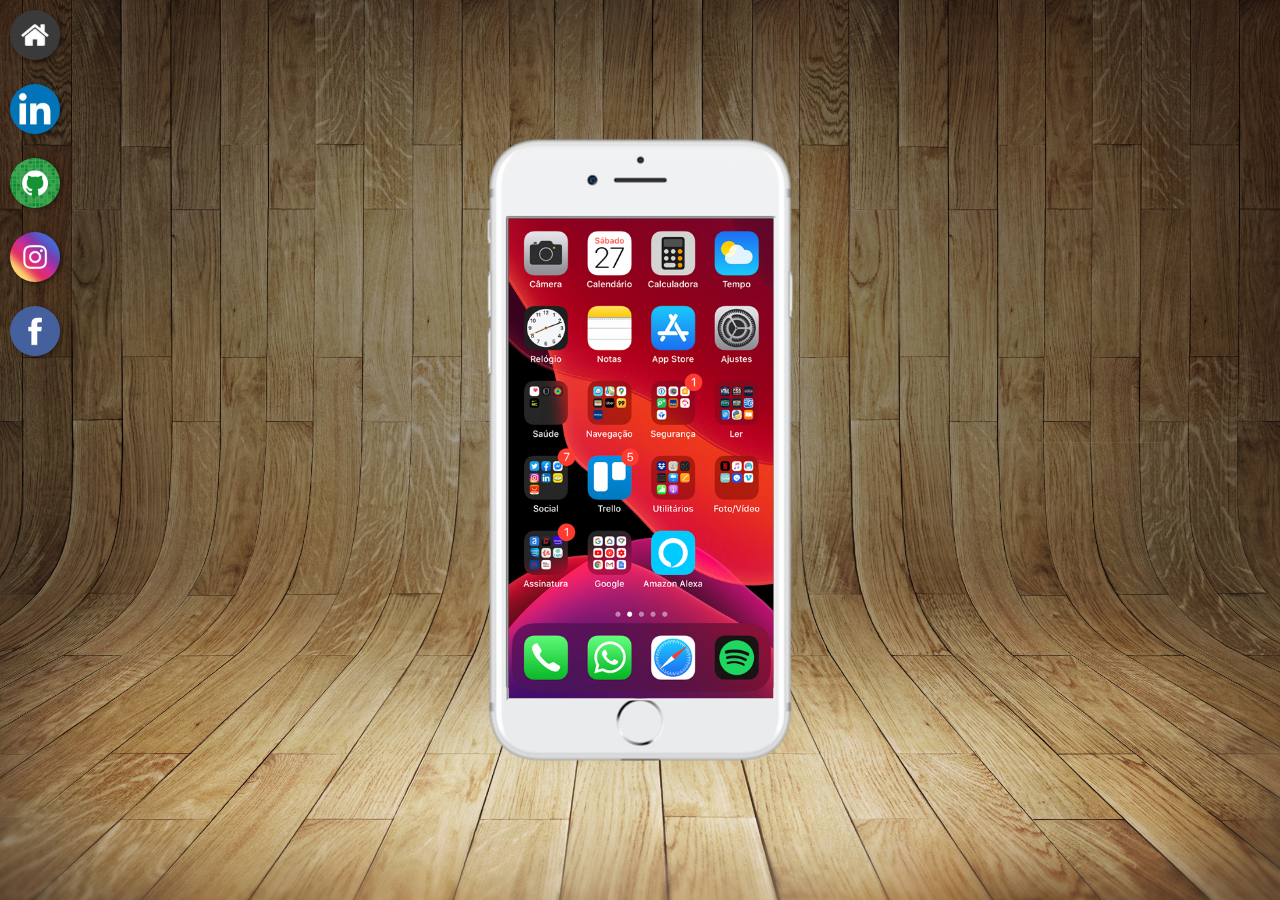
<file: index.html>
<!DOCTYPE html>
<html lang="pt-BR">
<head>
    <meta charset="UTF-8">
    <meta name="viewport" content="width=device-width, initial-scale=1.0">
    <title>Projeto Redes sociais</title>
    <link rel="shortcut icon" href="favicon.ico" type="image/x-icon">
    <link rel="stylesheet" href="estilos/style.css">
</head>
<body>
    <main>
        <section id="telefone">
            <iframe src="home.html" name="tela" id="tela"></iframe>

        </section>
        <section id="redes">
            <a href="home.html" target="tela"><img src="imagens/logo-home.jpg" alt="Home"></a> <br>
            <a href="linkedin.html" target="tela"><img src="imagens/logo-linkedin.jpg" alt="Linkedin" style="" id="linkedin"></a> <br>
            <a href="github.html" target="tela"><img src="imagens/logo-github.jpg" alt="GitHub"></a> <br>
            <a href="instagram.html" target="tela"><img src="imagens/logo-instagram.jpg" alt="Instagram"></a> <br>
            <a href="facebook.html" target="tela"><img src="imagens/logo-facebook.jpg" alt="Facebook"></a> <br>
        </section>
    </main>
    
</body>
</html>
</file>
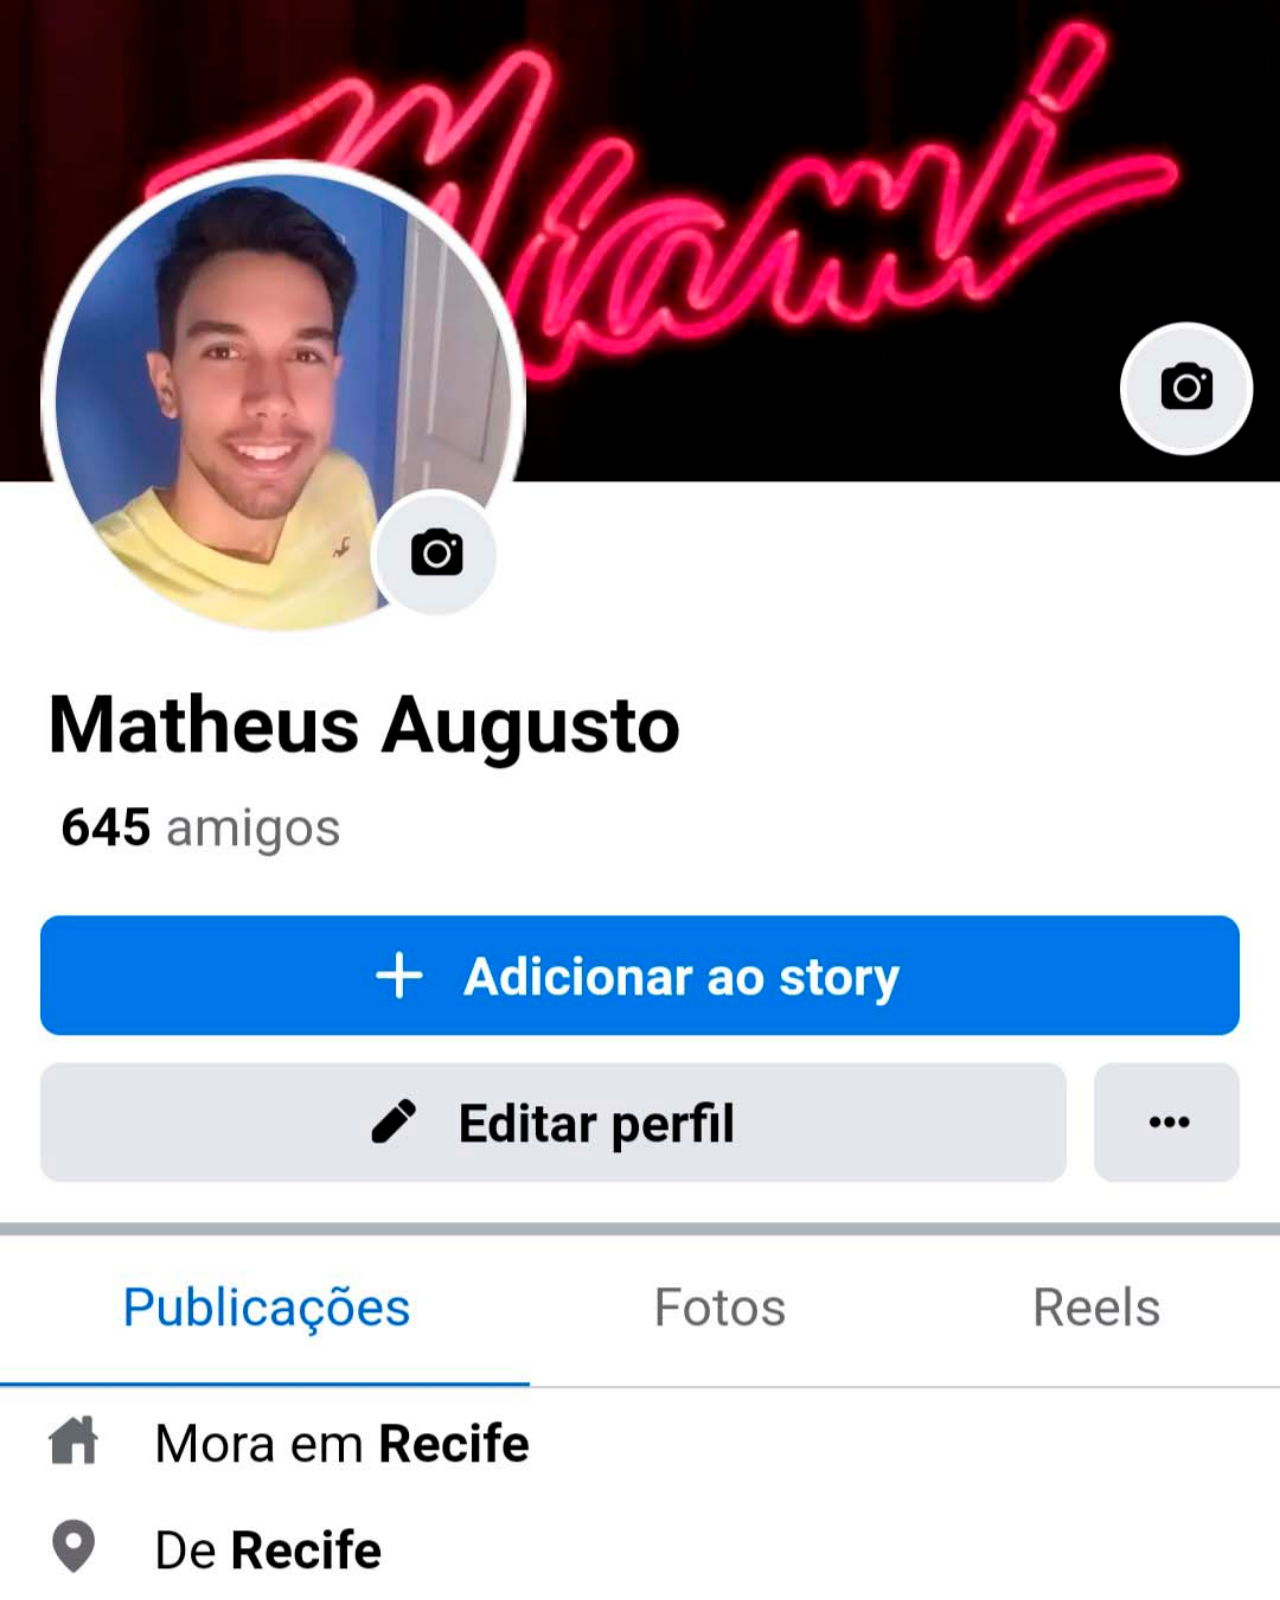
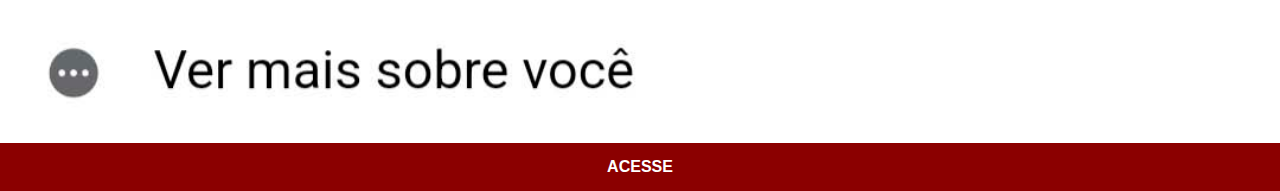
<file: facebook.html>
<!DOCTYPE html>
<html lang="pt-BR">
<head>
    <meta charset="UTF-8">
    <meta name="viewport" content="width=device-width, initial-scale=1.0">
    <title>Facebook</title>
    <link rel="stylesheet" href="estilos/social.css">
</head>
<body>
    <img src="imagens/tela-facebook.jpg" alt="Facebook">
    <a href="https://www.facebook.com/matheus.augusto.161009/" target="_blank">ACESSE</a>
    
</body>
</html>
</file>
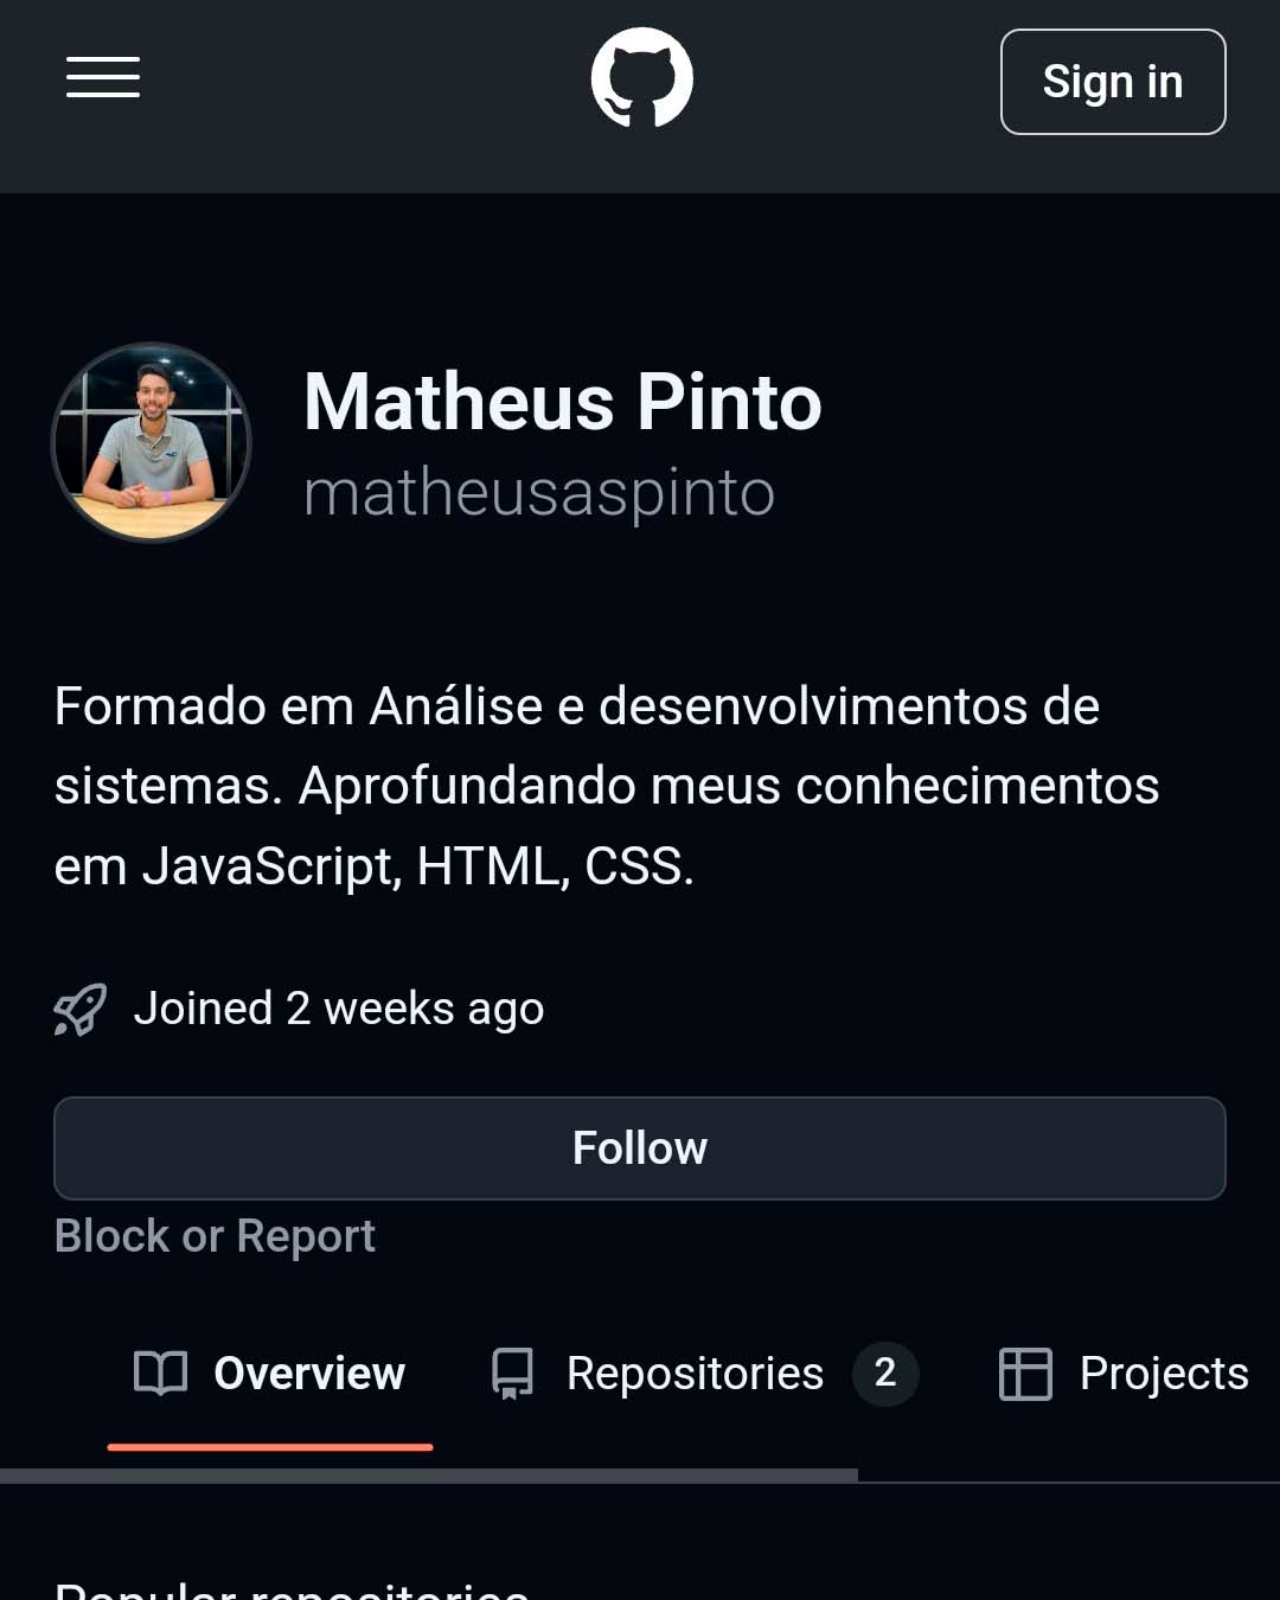
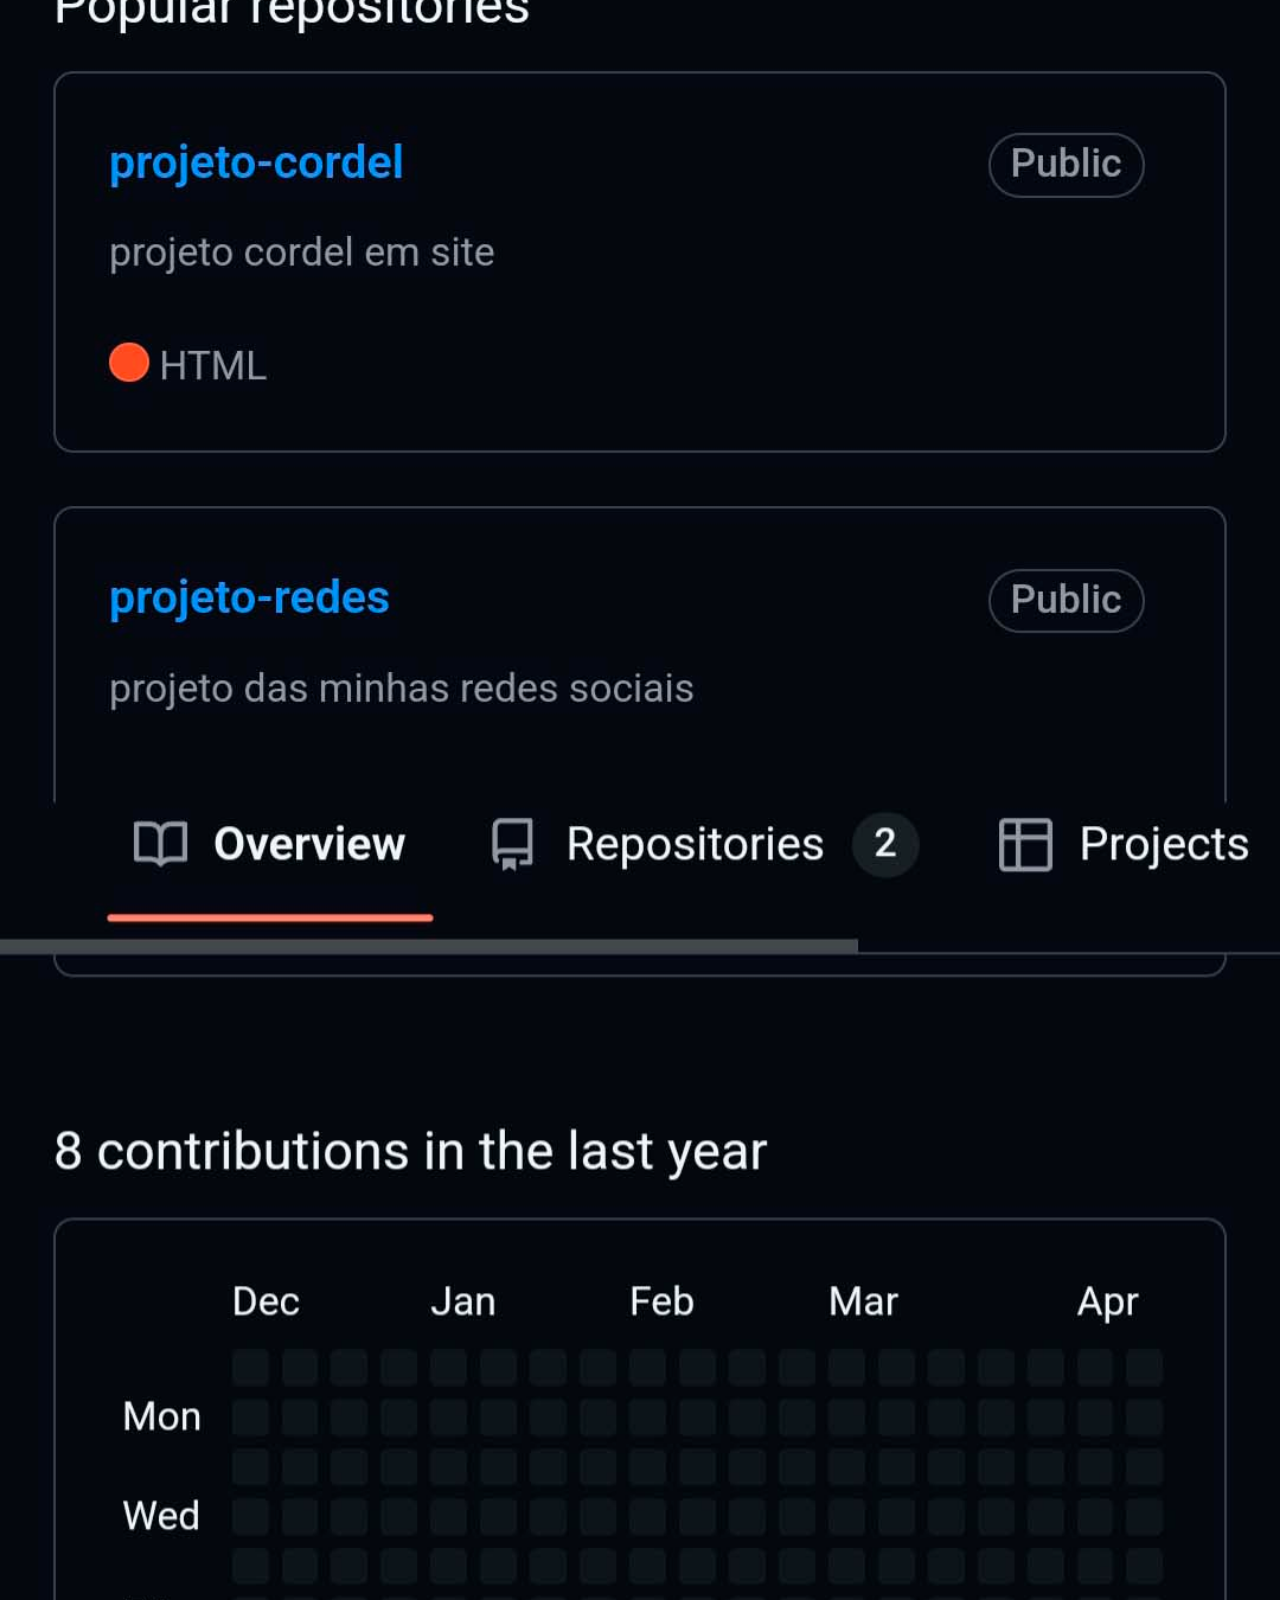
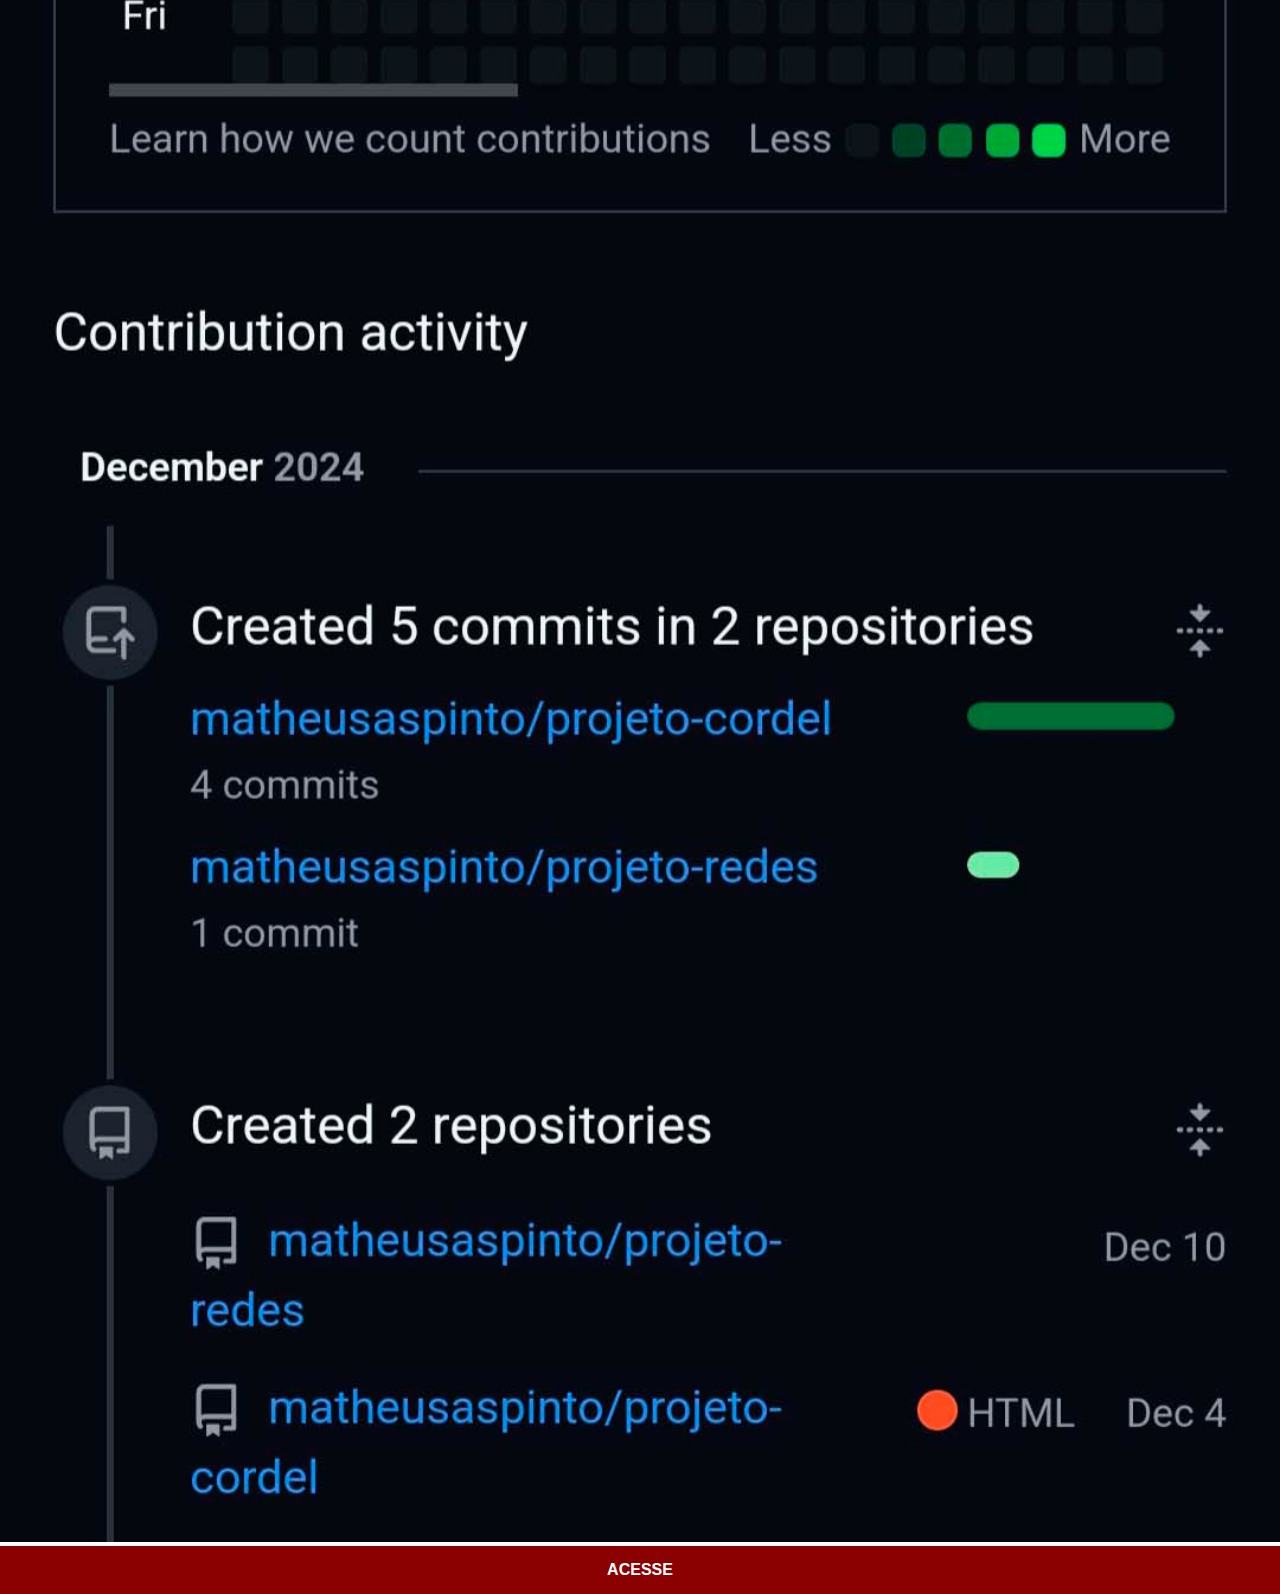
<file: github.html>
<!DOCTYPE html>
<html lang="pt-BR">
<head>
    <meta charset="UTF-8">
    <meta name="viewport" content="width=device-width, initial-scale=1.0">
    <title>Github</title>
    <link rel="stylesheet" href="estilos/social.css">
</head>
<body>
    <img src="imagens/tela-github.jpg" alt="github">
    <a href="https://github.com/matheusaspinto" target="_blank">ACESSE</a>
    
</body>
</html>
</file>
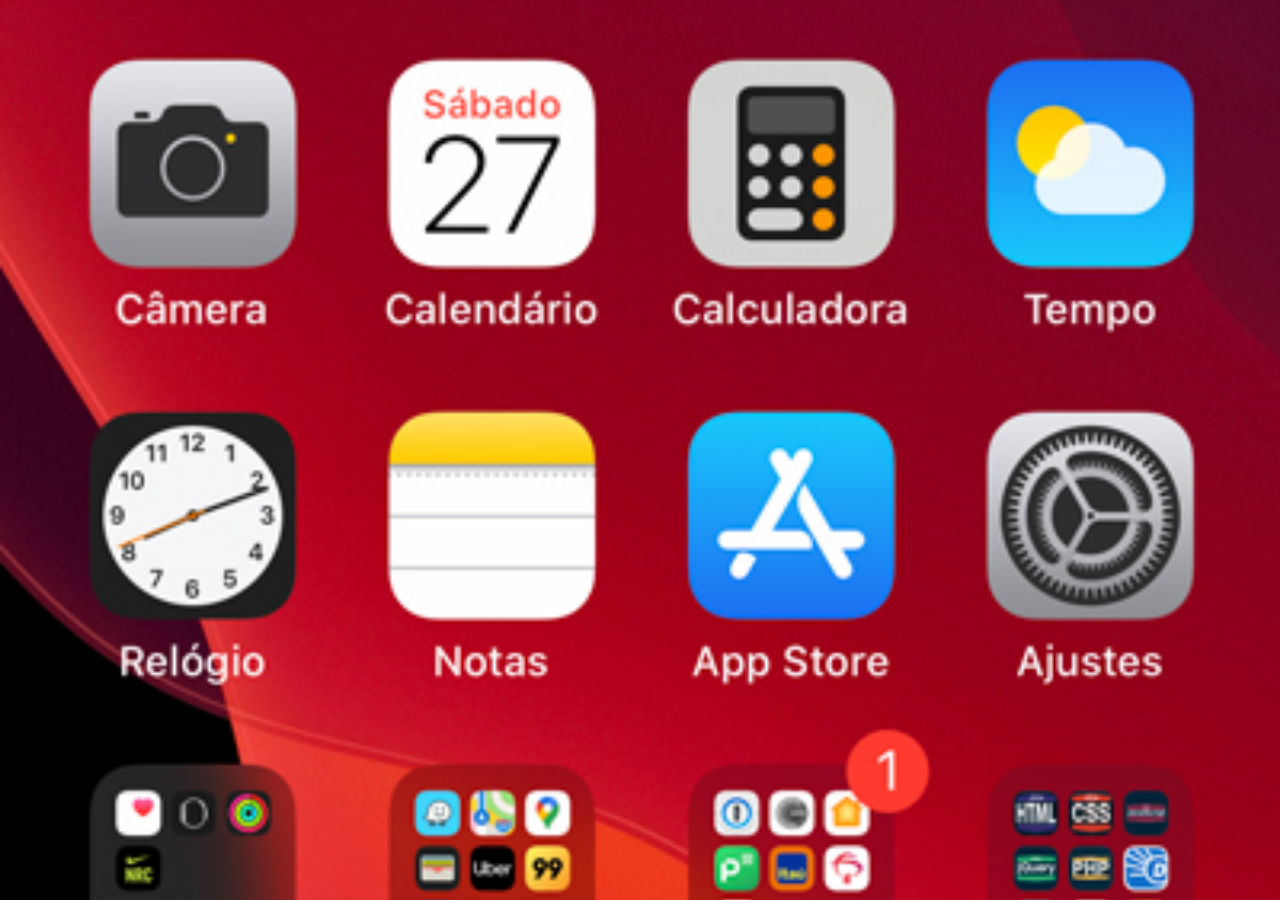
<file: home.html>
<!DOCTYPE html>
<html lang="pt-BR">
<head>
    <meta charset="UTF-8">
    <meta name="viewport" content="width=device-width, initial-scale=1.0">
    <title>Home</title>
<style>
    *{
        padding: 0px;
        margin: 0px;
    }
    body{
        width: 100vw;
        height: 100vh;
        background: url(imagens/tela-home.jpg) no-repeat top center;
        background-size: cover;
    }
</style>
</head>
<body>
    
</body>
</html>
</file>
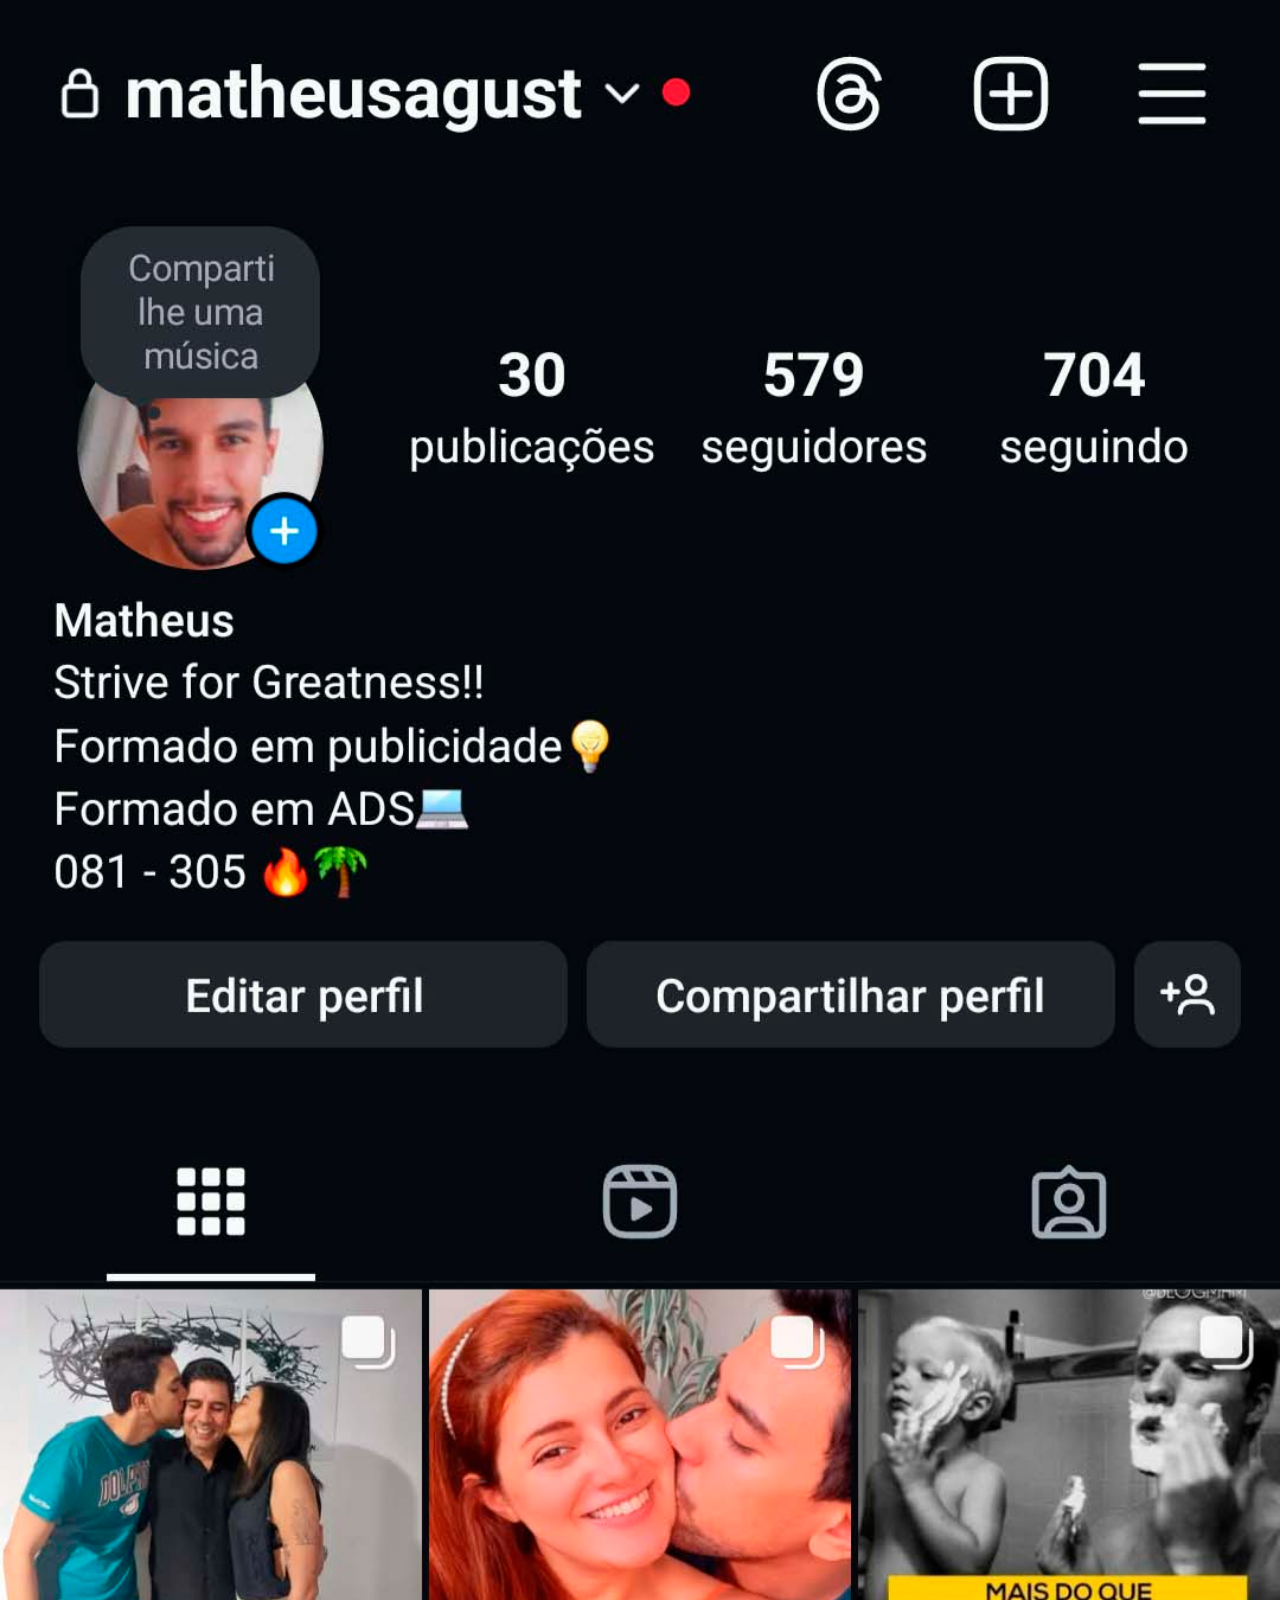
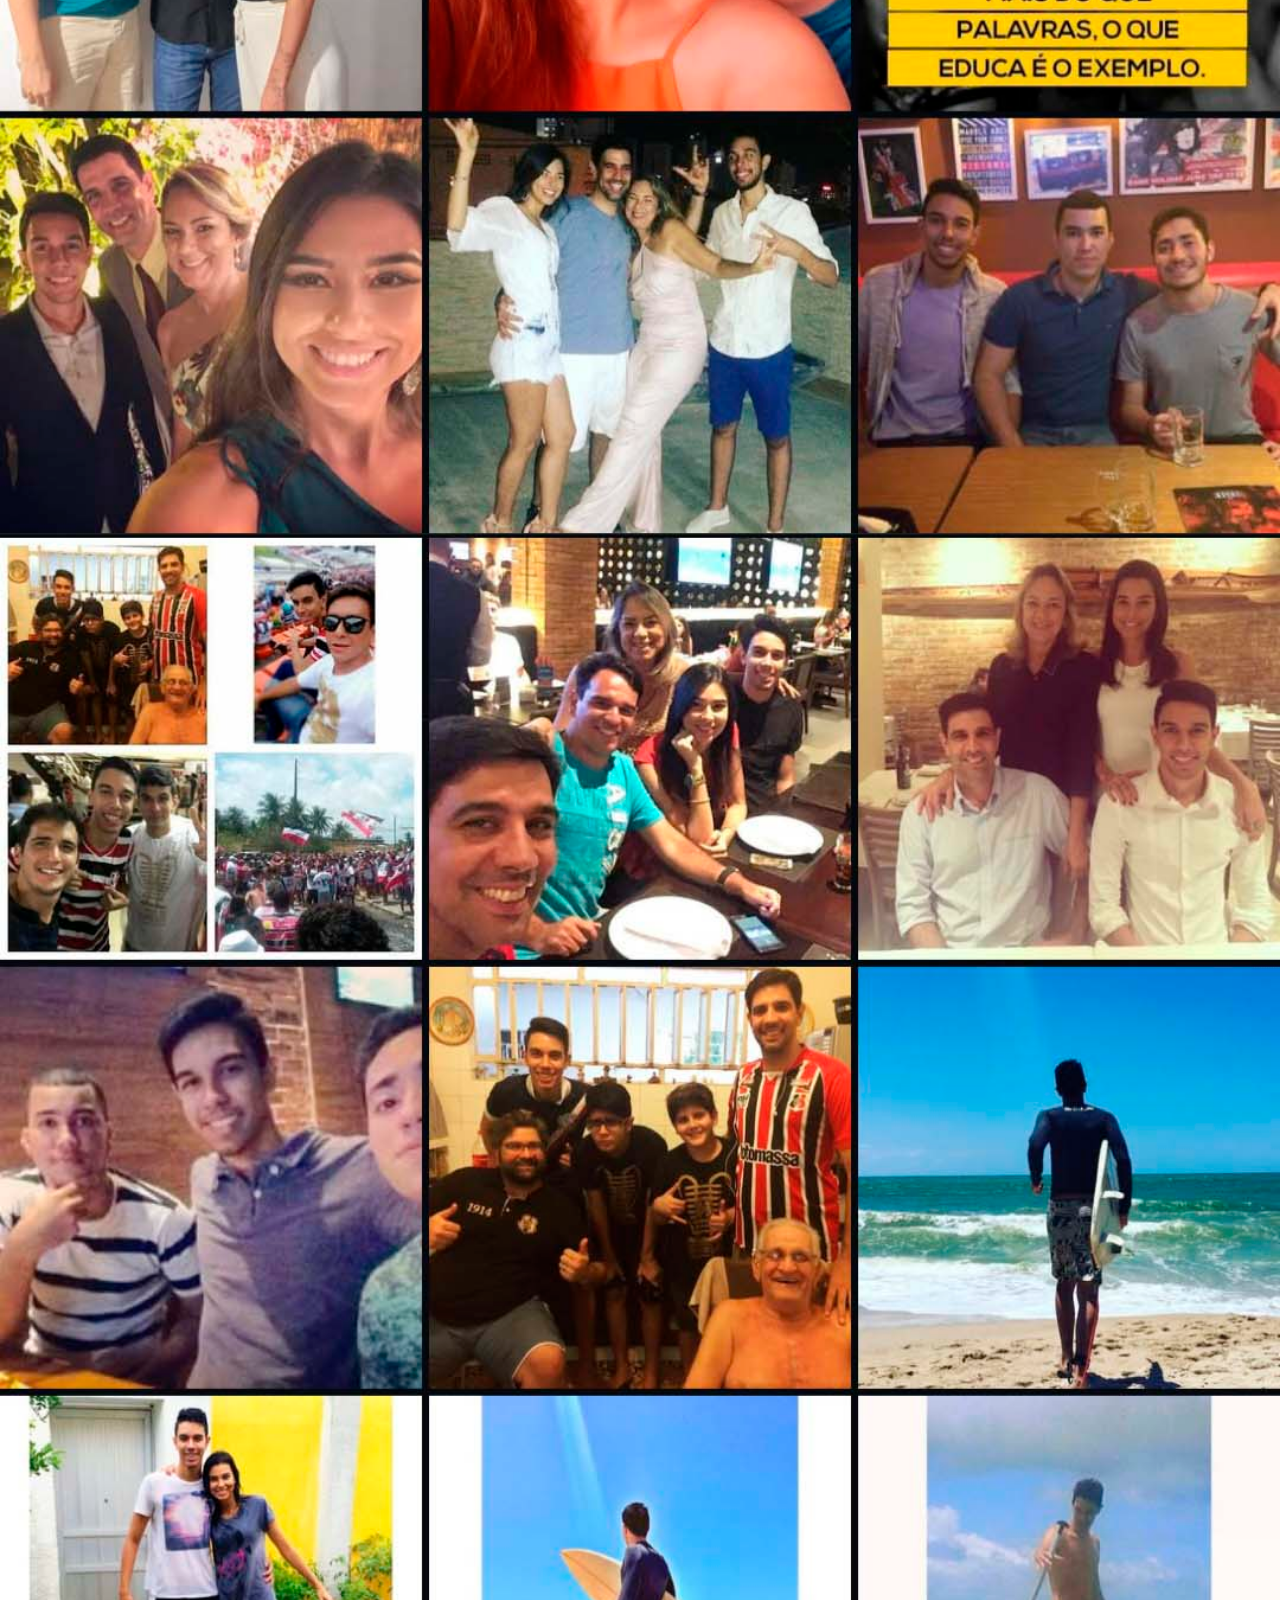
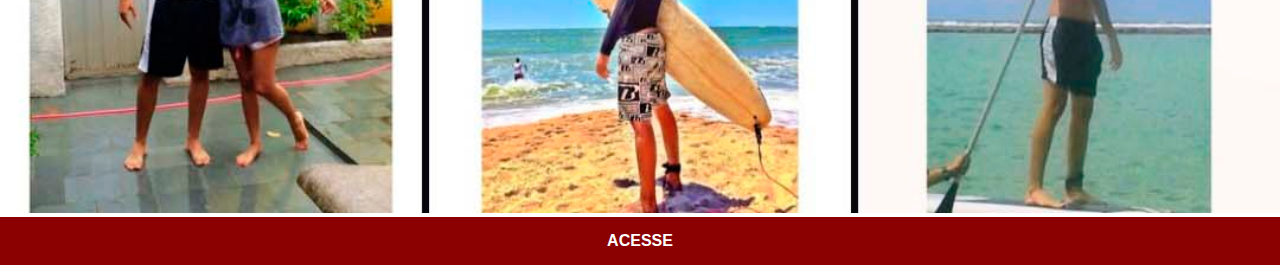
<file: instagram.html>
<!DOCTYPE html>
<html lang="pt-BR">
<head>
    <meta charset="UTF-8">
    <meta name="viewport" content="width=device-width, initial-scale=1.0">
    <title>Instagram</title>
    <link rel="stylesheet" href="estilos/social.css">
</head>
<body>
    <img src="imagens/tela-instagram.jpg" alt="Instagram">
    <a href="https://www.instagram.com/matheusagust/" target="_blank">ACESSE</a>
    
</body>
</html>
</file>
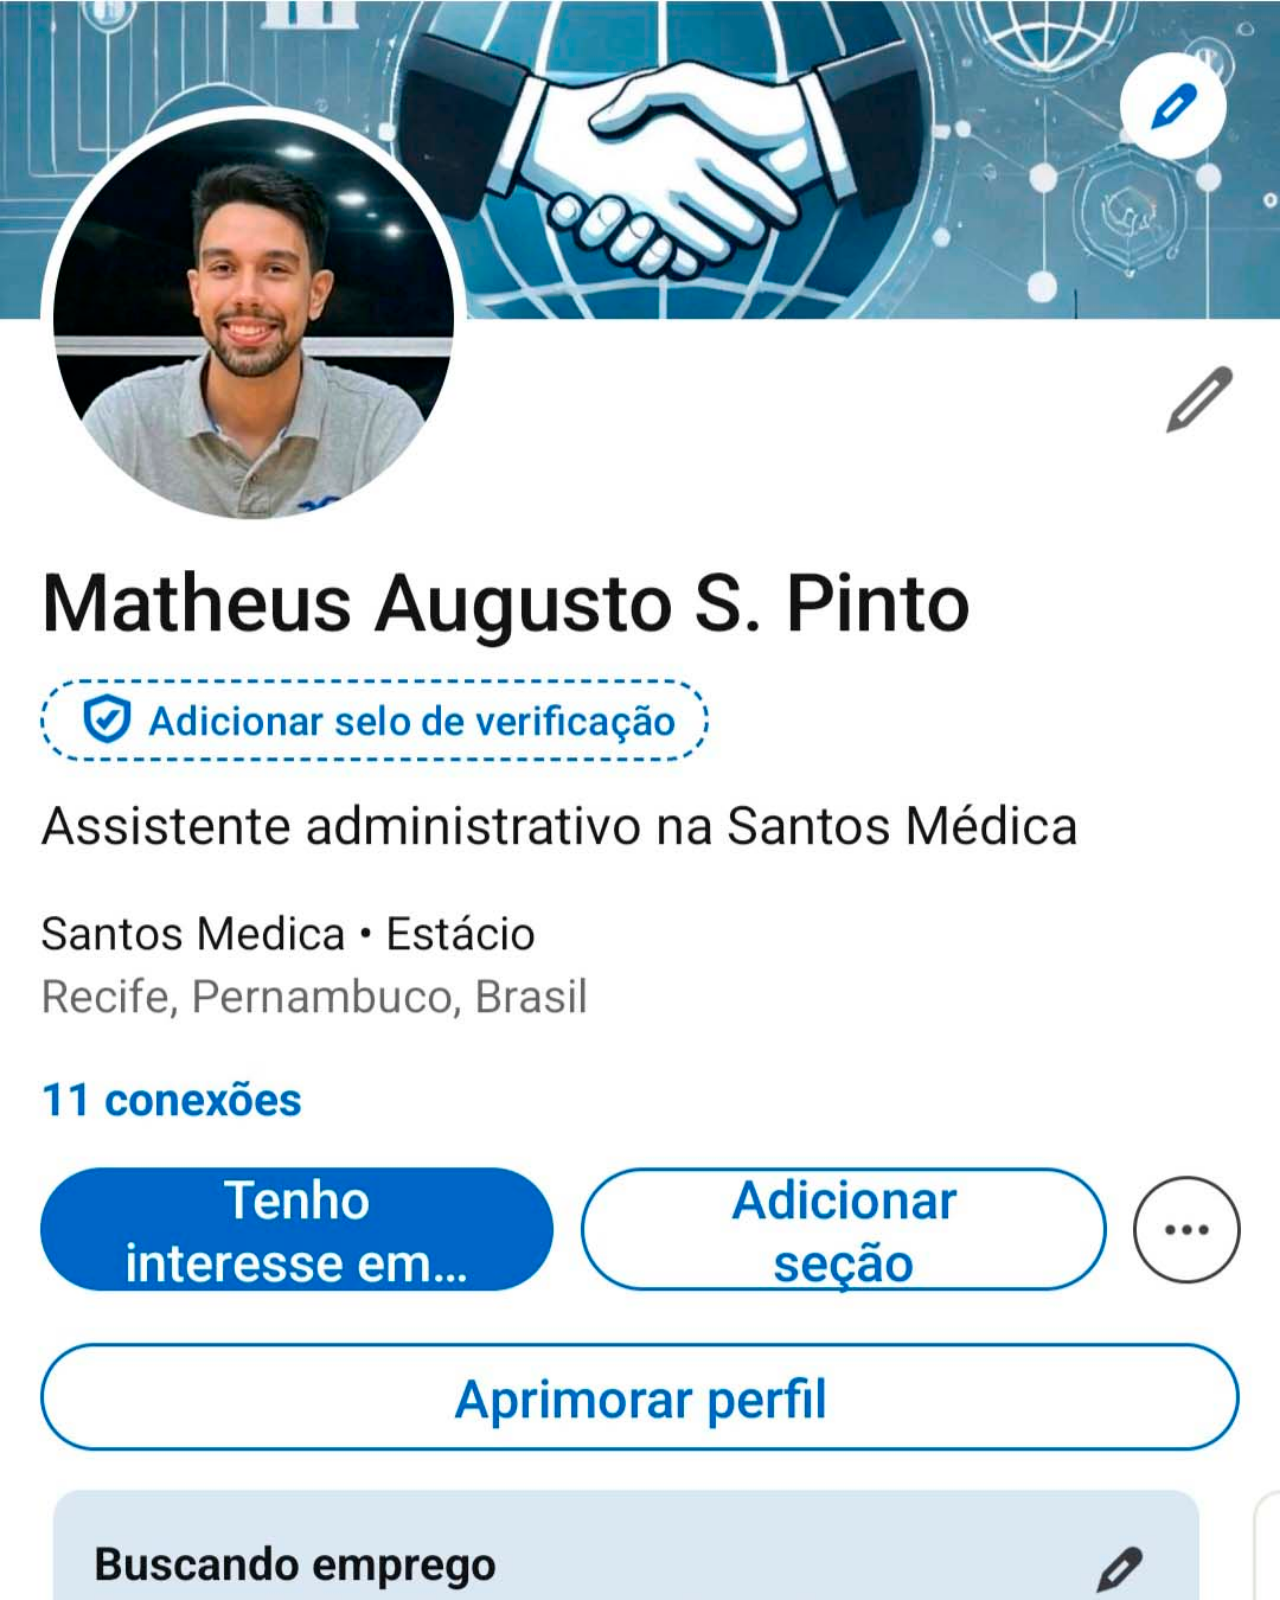
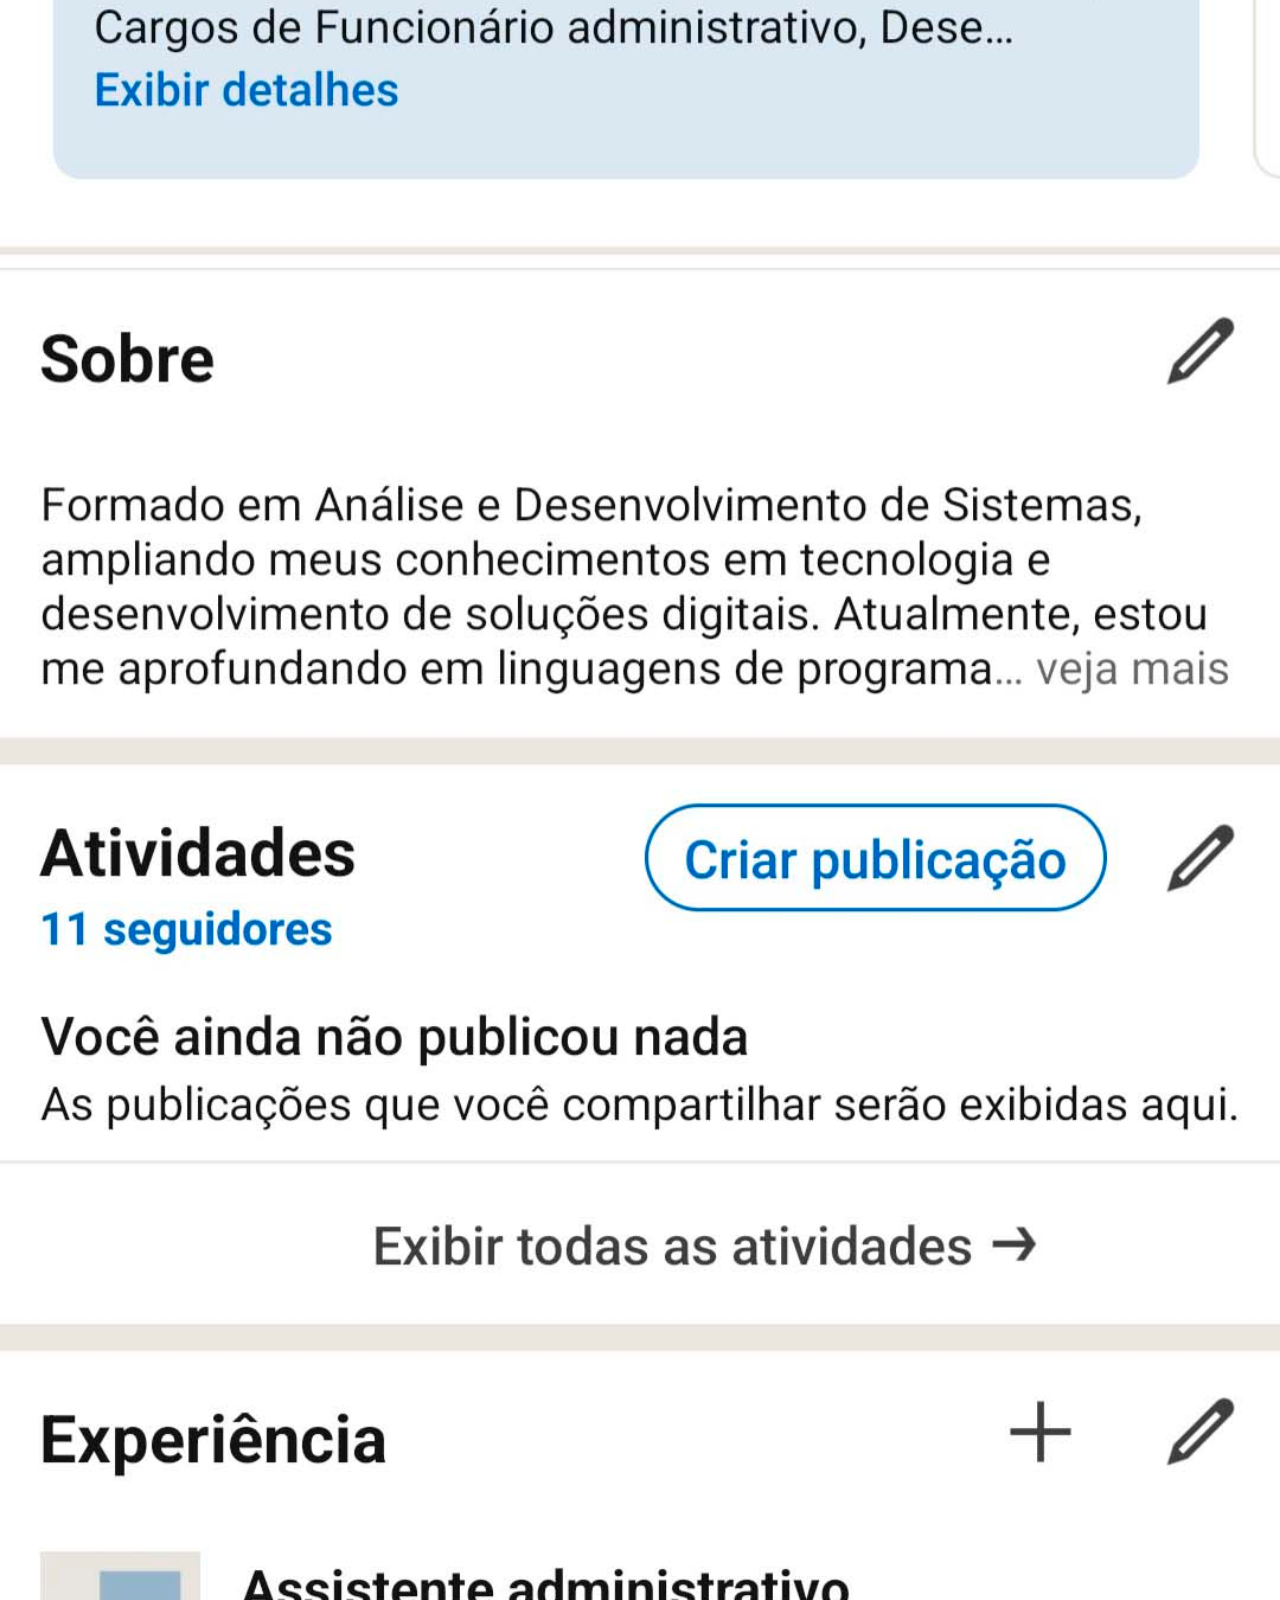
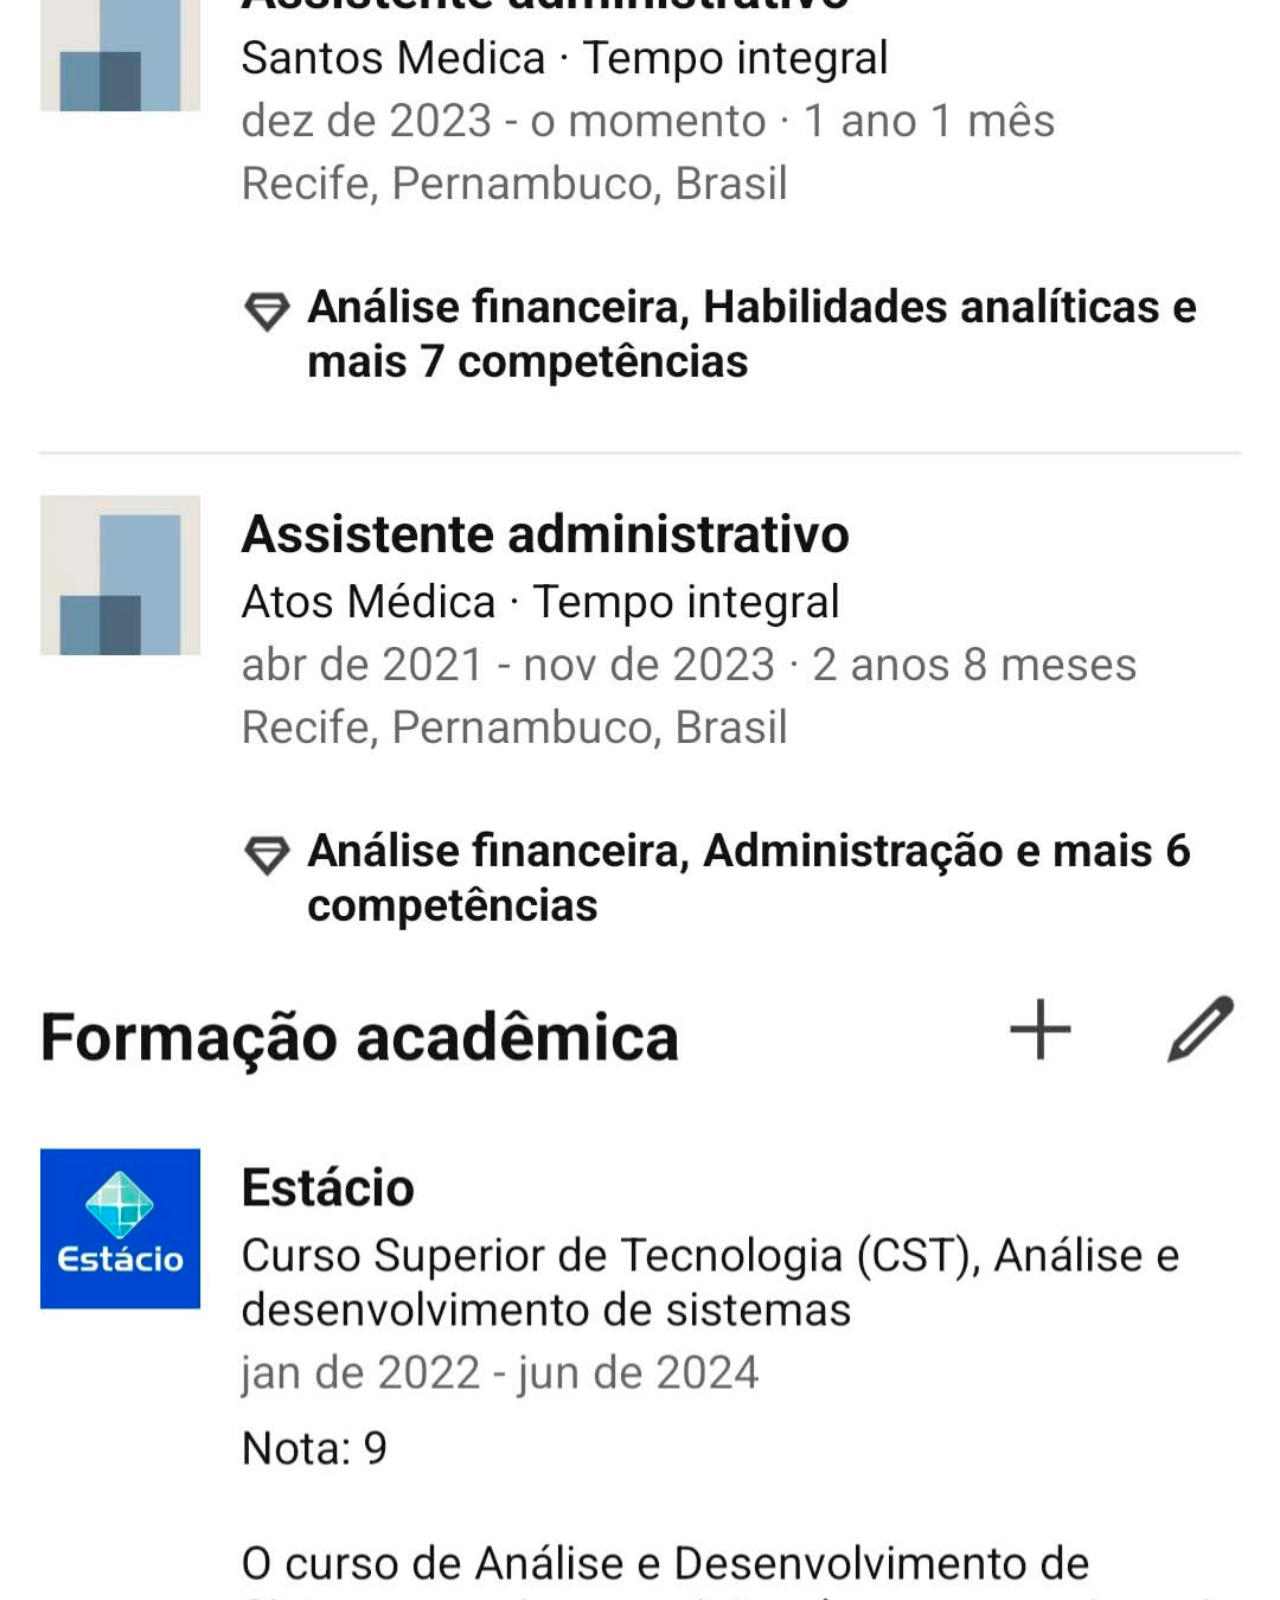
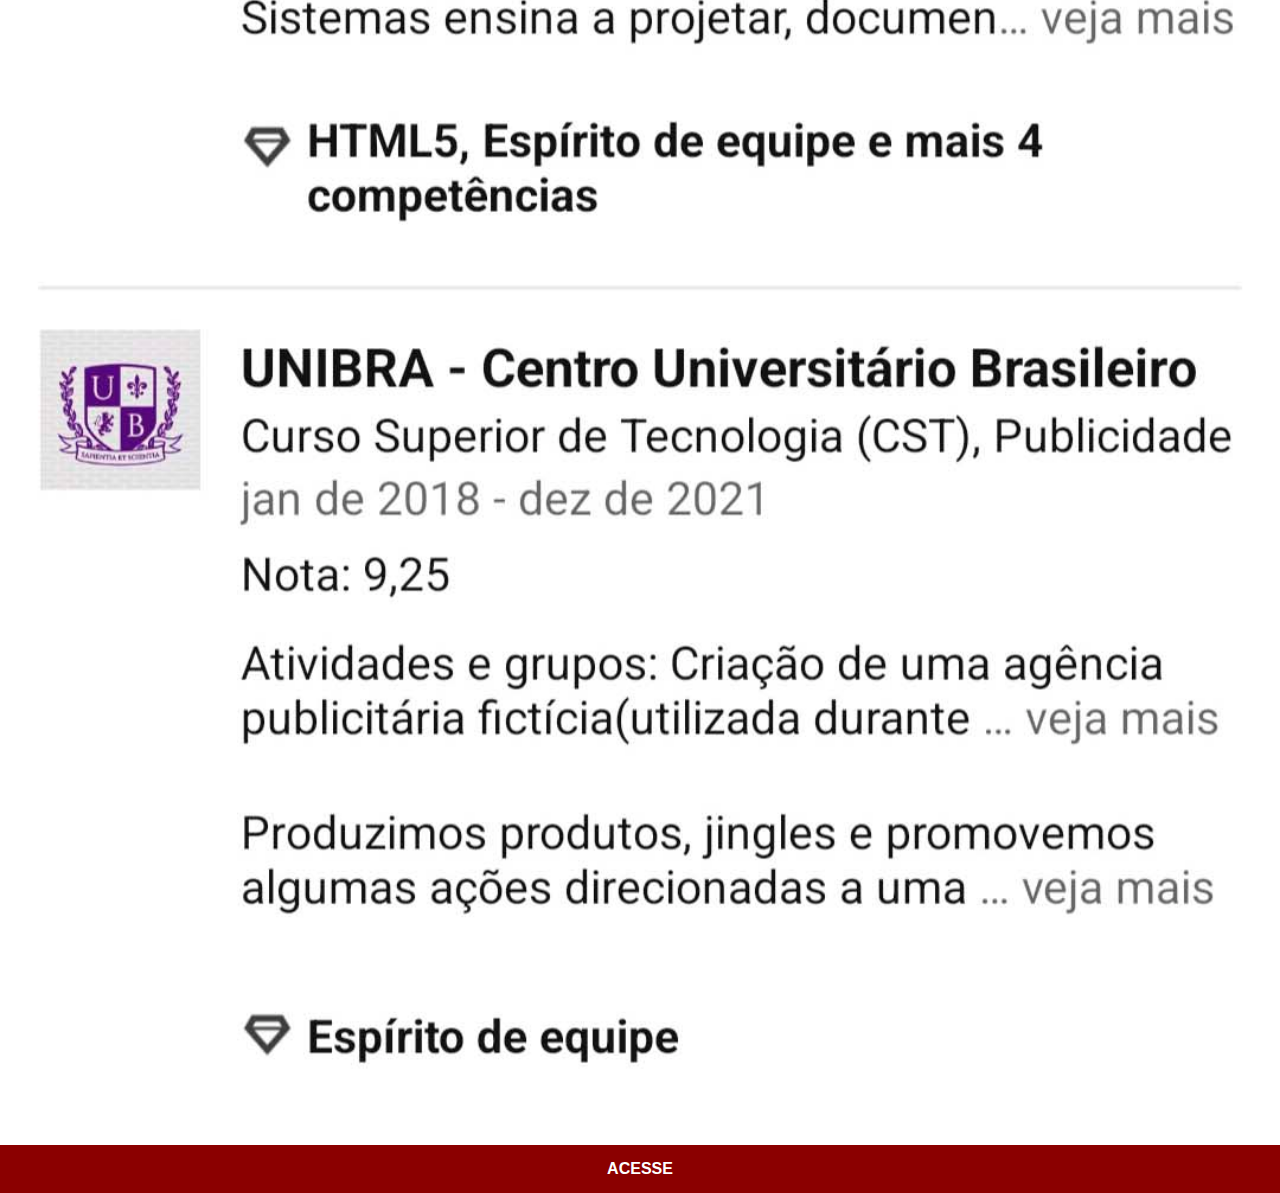
<file: linkedin.html>
<!DOCTYPE html>
<html lang="pt-BR">
<head>
    <meta charset="UTF-8">
    <meta name="viewport" content="width=device-width, initial-scale=1.0">
    <title>Linkedin</title>
    <link rel="stylesheet" href="estilos/social.css">
</head>
<body>
    <img src="imagens/tela-linkedin.jpg" alt="linkedin">
    <a href="https://www.linkedin.com/in/matheus-augusto-s-pinto-873544269/" target="_blank">ACESSE</a>
    
</body>
</html>
</file>
<file: estilos/style.css>
@charsert "UTF-8";

*{
    margin: 0px;
    padding: 0px;
    font-family: Arial, Helvetica, sans-serif;
}

html, body{
    height: 100vh;
    width: 100vw;
}

body{
    background: url('../imagens/fundo-madeira.jpg') no-repeat top center;
    background-size: cover;
}
main{
    height:100vh;
    position: relative;
}
#telefone{
    position: absolute; /* do position ate o transform é para deixar o id telefone centralizado. */
    top: 50%;
    left: 50%;
    transform: translate(-50%, -50%);
    height: 627px;
    width: 311px;
    background: url('../imagens/frame-iphone.png') no-repeat;
}

iframe#tela{
    position: relative;
    top: 80px;
    left:22px;
    width: 265px;
    height: 480px;
}


section#redes img{
    width: 50px;
    margin: 10px;
    border-radius: 50%;
    box-shadow: 2px 2px 5px rgba(0, 0, 0, 0.411);
    box-sizing: border-box;
}
#redes img:hover {
    border: 2px solid rgba(255, 255, 255, 0.658);
    transform: translate(4px, 4px);
    transition: transform 0.2s;
}
</file>
<file: estilos/social.css>
@charset "UTF-8";

*{
    margin: 0px;
    padding: 0px;
    font-family: Arial, Helvetica, sans-serif;
}
::-webkit-scrollbar{
    width: 0px;
    height: 0px;
}
img{
    width: 100vw;
}

a{
    display: block;
    background-color: darkred;
    color: white;
    padding: 15px;
    text-align: center;
    font-weight: bolder;
    text-decoration: none;
    margin: none;
}

a:hover{
    background-color: red;
    text-decoration: underline;
}
</file>
